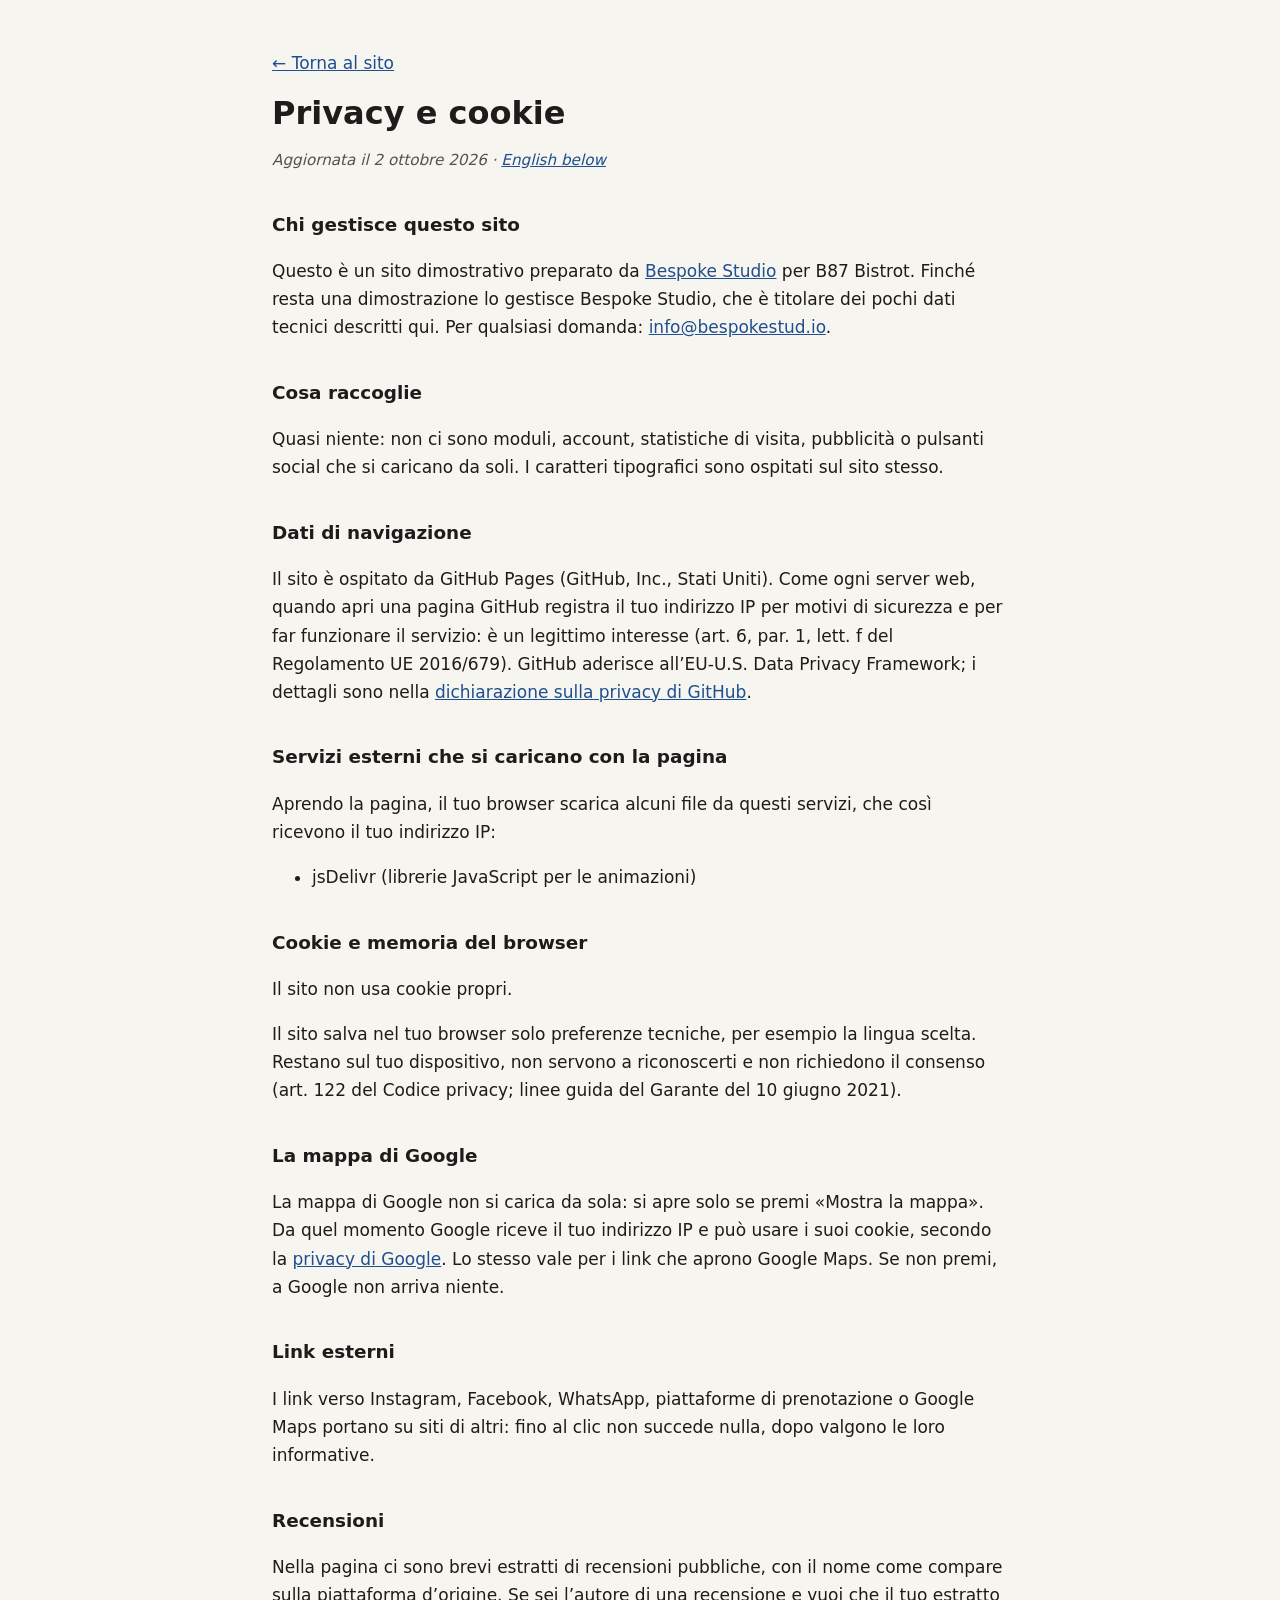
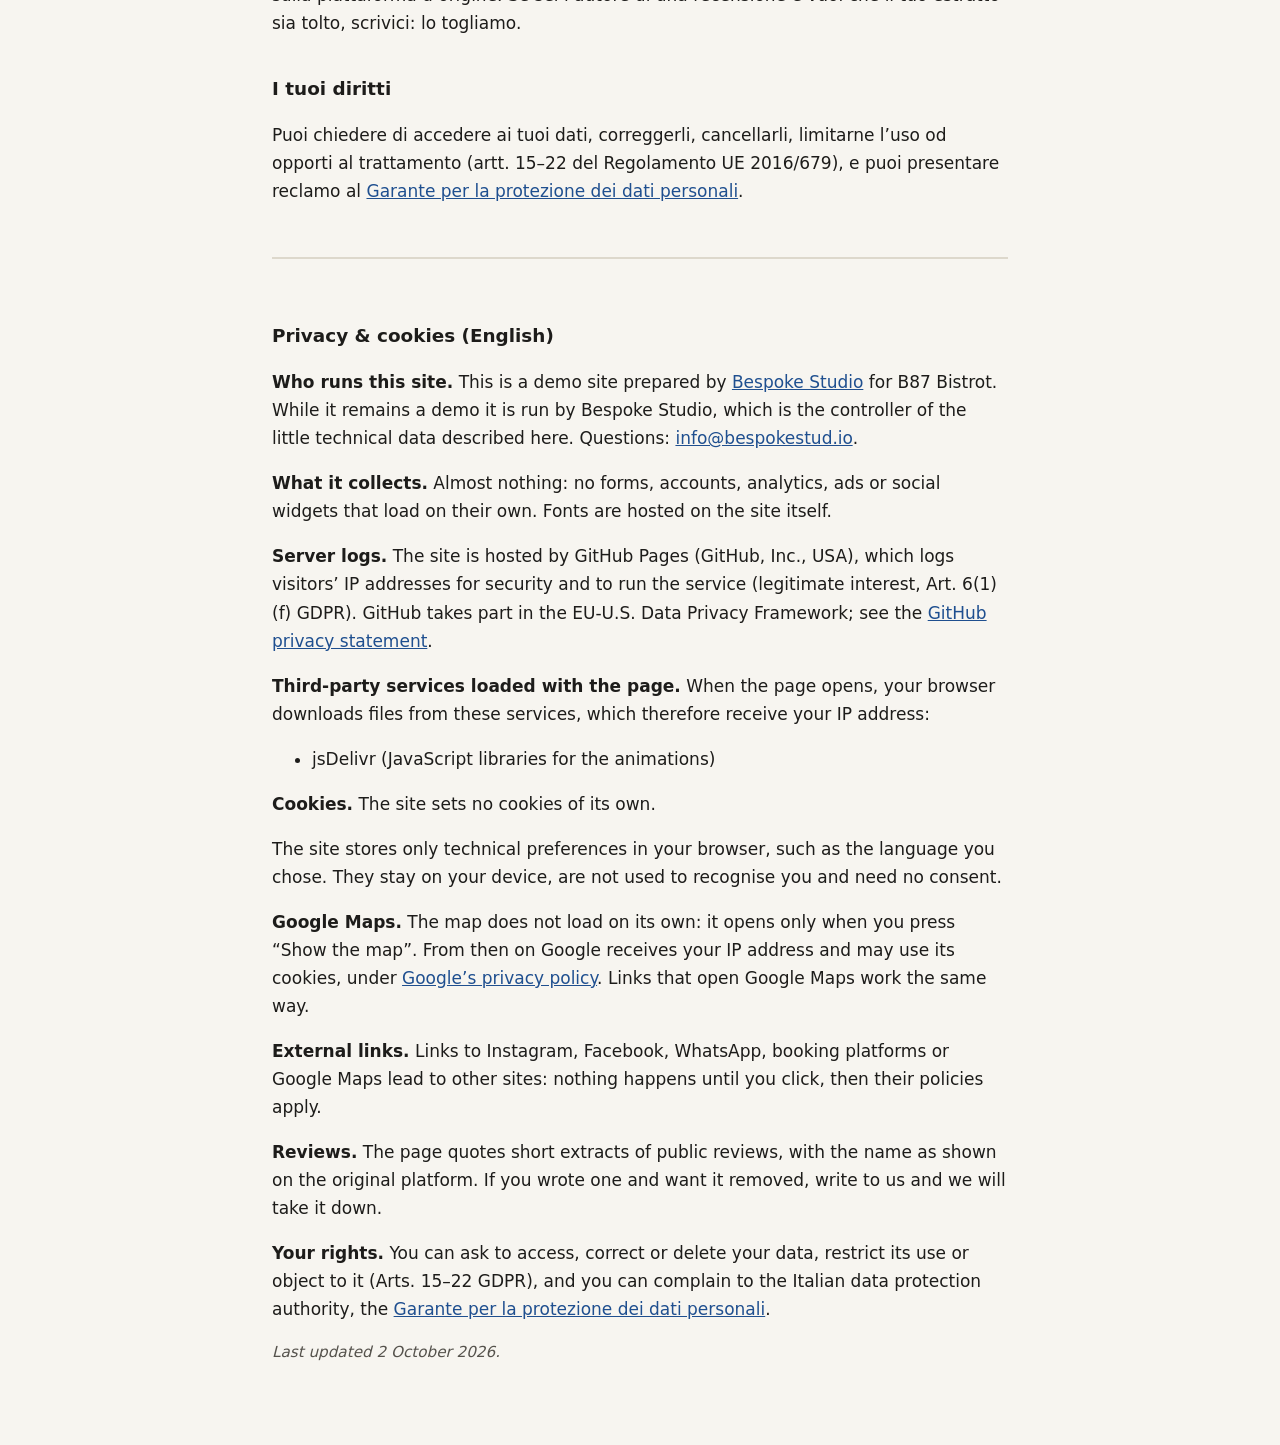
<file: privacy.html>
<!DOCTYPE html>
<html lang="it">
<head>
  <meta charset="UTF-8">
  <meta name="viewport" content="width=device-width, initial-scale=1.0">
  <meta name="robots" content="noindex">
  <title>Privacy e cookie · B87 Bistrot</title>
  <meta name="description" content="Informativa privacy e cookie del sito B87 Bistrot.">
  <style>
    body { margin: 0; background: #f7f5f0; color: #1d1c1a; font: 17px/1.65 system-ui, -apple-system, "Segoe UI", Roboto, sans-serif; }
    main { max-width: 46rem; margin: 0 auto; padding: 32px 20px 64px; }
    h1 { font-size: 2rem; line-height: 1.2; margin: 0.4em 0 0.2em; }
    h2 { font-size: 1.15rem; margin: 2em 0 0.4em; }
    a { color: #1f4f8f; }
    .data { color: #55524c; font-style: italic; font-size: 0.95rem; }
    .en { margin-top: 3em; padding-top: 1.5em; border-top: 2px solid #ddd8cc; }
    code { font-size: 0.9em; background: #ebe7dc; padding: 0 4px; border-radius: 3px; }
  </style>
</head>
<body>
<main>
  <p><a href="index.html">← Torna al sito</a></p>
  <h1>Privacy e cookie</h1>
  <p class="data">Aggiornata il 2 ottobre 2026 · <a href="#english" lang="en">English below</a></p>
  <h2>Chi gestisce questo sito</h2>
  <p>Questo è un sito dimostrativo preparato da <a href="https://bespokestud.io" rel="noopener">Bespoke Studio</a> per B87 Bistrot. Finché resta una dimostrazione lo gestisce Bespoke Studio, che è titolare dei pochi dati tecnici descritti qui. Per qualsiasi domanda: <a href="mailto:info@bespokestud.io">info@bespokestud.io</a>.</p>
  <h2>Cosa raccoglie</h2>
  <p>Quasi niente: non ci sono moduli, account, statistiche di visita, pubblicità o pulsanti social che si caricano da soli. I caratteri tipografici sono ospitati sul sito stesso.</p>
  <h2>Dati di navigazione</h2>
  <p>Il sito è ospitato da GitHub Pages (GitHub, Inc., Stati Uniti). Come ogni server web, quando apri una pagina GitHub registra il tuo indirizzo IP per motivi di sicurezza e per far funzionare il servizio: è un legittimo interesse (art. 6, par. 1, lett. f del Regolamento UE 2016/679). GitHub aderisce all’EU-U.S. Data Privacy Framework; i dettagli sono nella <a href="https://docs.github.com/site-policy/privacy-policies/github-general-privacy-statement" rel="noopener">dichiarazione sulla privacy di GitHub</a>.</p>
  <h2>Servizi esterni che si caricano con la pagina</h2>
  <p>Aprendo la pagina, il tuo browser scarica alcuni file da questi servizi, che così ricevono il tuo indirizzo IP:</p>
  <ul><li>jsDelivr (librerie JavaScript per le animazioni)</li></ul>
  <h2>Cookie e memoria del browser</h2>
  <p>Il sito non usa cookie propri.</p>
  <p>Il sito salva nel tuo browser solo preferenze tecniche, per esempio la lingua scelta. Restano sul tuo dispositivo, non servono a riconoscerti e non richiedono il consenso (art. 122 del Codice privacy; linee guida del Garante del 10 giugno 2021).</p>
  <h2>La mappa di Google</h2>
  <p>La mappa di Google non si carica da sola: si apre solo se premi «Mostra la mappa». Da quel momento Google riceve il tuo indirizzo IP e può usare i suoi cookie, secondo la <a href="https://policies.google.com/privacy?hl=it" rel="noopener">privacy di Google</a>. Lo stesso vale per i link che aprono Google Maps. Se non premi, a Google non arriva niente.</p>
  <h2>Link esterni</h2>
  <p>I link verso Instagram, Facebook, WhatsApp, piattaforme di prenotazione o Google Maps portano su siti di altri: fino al clic non succede nulla, dopo valgono le loro informative.</p>
  <h2>Recensioni</h2>
  <p>Nella pagina ci sono brevi estratti di recensioni pubbliche, con il nome come compare sulla piattaforma d’origine. Se sei l’autore di una recensione e vuoi che il tuo estratto sia tolto, scrivici: lo togliamo.</p>
  <h2>I tuoi diritti</h2>
  <p>Puoi chiedere di accedere ai tuoi dati, correggerli, cancellarli, limitarne l’uso od opporti al trattamento (artt. 15–22 del Regolamento UE 2016/679), e puoi presentare reclamo al <a href="https://www.garanteprivacy.it" rel="noopener">Garante per la protezione dei dati personali</a>.</p>
  <div class="en" id="english" lang="en">
    <h2>Privacy &amp; cookies (English)</h2>
    <p><strong>Who runs this site.</strong> This is a demo site prepared by <a href="https://bespokestud.io" rel="noopener">Bespoke Studio</a> for B87 Bistrot. While it remains a demo it is run by Bespoke Studio, which is the controller of the little technical data described here. Questions: <a href="mailto:info@bespokestud.io">info@bespokestud.io</a>.</p>
    <p><strong>What it collects.</strong> Almost nothing: no forms, accounts, analytics, ads or social widgets that load on their own. Fonts are hosted on the site itself.</p>
    <p><strong>Server logs.</strong> The site is hosted by GitHub Pages (GitHub, Inc., USA), which logs visitors’ IP addresses for security and to run the service (legitimate interest, Art. 6(1)(f) GDPR). GitHub takes part in the EU-U.S. Data Privacy Framework; see the <a href="https://docs.github.com/site-policy/privacy-policies/github-general-privacy-statement" rel="noopener">GitHub privacy statement</a>.</p>
    <p><strong>Third-party services loaded with the page.</strong> When the page opens, your browser downloads files from these services, which therefore receive your IP address:</p><ul><li>jsDelivr (JavaScript libraries for the animations)</li></ul>
    <p><strong>Cookies.</strong> The site sets no cookies of its own.</p>
    <p>The site stores only technical preferences in your browser, such as the language you chose. They stay on your device, are not used to recognise you and need no consent.</p>
    <p><strong>Google Maps.</strong> The map does not load on its own: it opens only when you press “Show the map”. From then on Google receives your IP address and may use its cookies, under <a href="https://policies.google.com/privacy?hl=en" rel="noopener">Google’s privacy policy</a>. Links that open Google Maps work the same way.</p>
    <p><strong>External links.</strong> Links to Instagram, Facebook, WhatsApp, booking platforms or Google Maps lead to other sites: nothing happens until you click, then their policies apply.</p>
    <p><strong>Reviews.</strong> The page quotes short extracts of public reviews, with the name as shown on the original platform. If you wrote one and want it removed, write to us and we will take it down.</p>
    <p><strong>Your rights.</strong> You can ask to access, correct or delete your data, restrict its use or object to it (Arts. 15–22 GDPR), and you can complain to the Italian data protection authority, the <a href="https://www.garanteprivacy.it" rel="noopener">Garante per la protezione dei dati personali</a>.</p>
    <p class="data">Last updated 2 October 2026.</p>
  </div>
</main>
</body>
</html>
</file>
